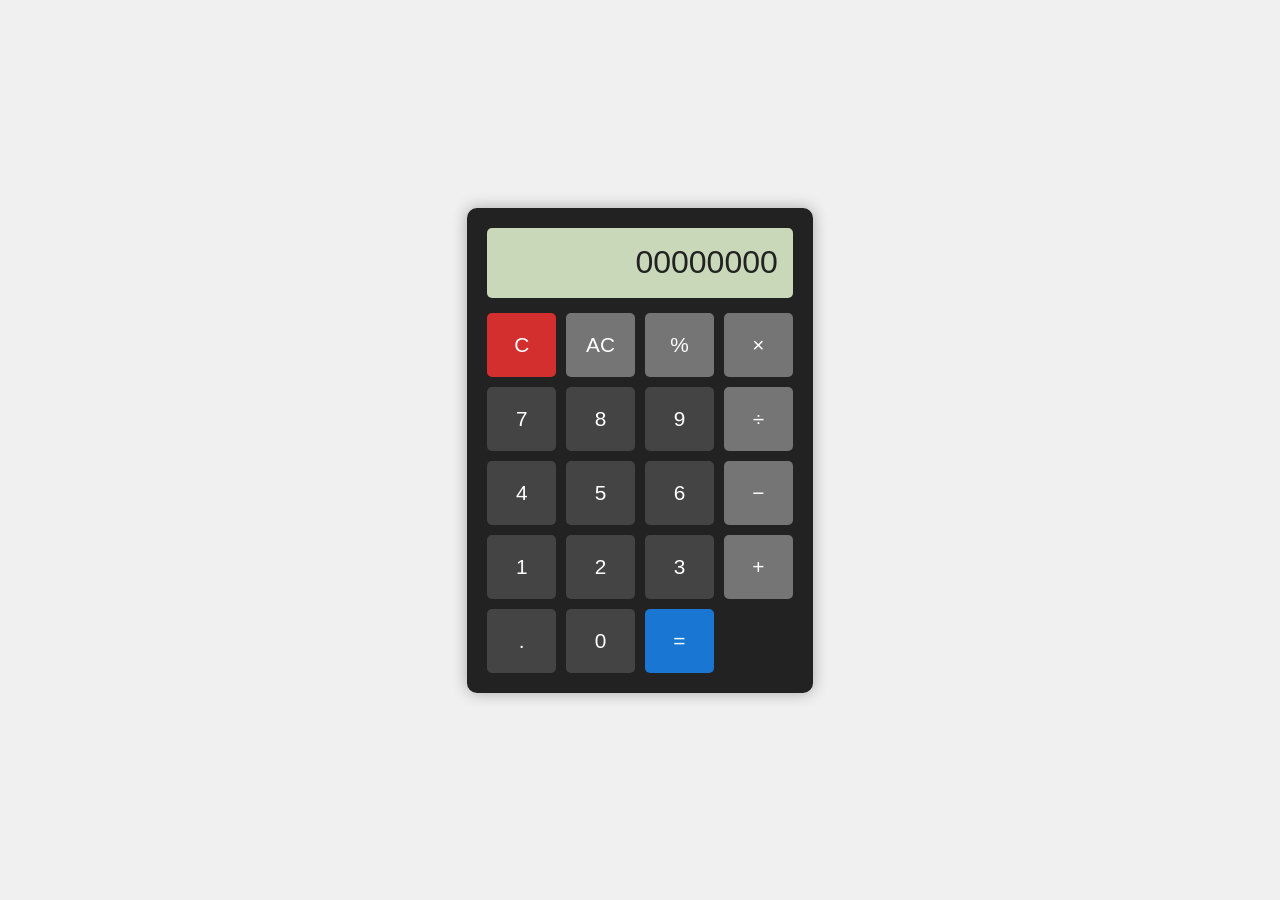
<file: Practica_6/index.html>
<!DOCTYPE html>
<html lang="es">
<head>
    <meta charset="UTF-8">
    <meta name="viewport" content="width=device-width, initial-scale=1.0">
    <title>Calculadora JS</title>
    <link rel="stylesheet" href="style.css">
</head>
<body>
    <div class="calculadora">
        <div id="pantalla" class="pantalla">00000000</div>
        <div class="botones">
            <button class="btn rojo" data-comando="borrar">C</button>
            <button class="btn gris" data-comando="borrarTodo">AC</button>
            <button class="btn gris" data-valor="%">%</button>
            <button class="btn gris" data-valor="*">×</button>

            <button class="btn" data-valor="7">7</button>
            <button class="btn" data-valor="8">8</button>
            <button class="btn" data-valor="9">9</button>
            <button class="btn gris" data-valor="/">÷</button>

            <button class="btn" data-valor="4">4</button>
            <button class="btn" data-valor="5">5</button>
            <button class="btn" data-valor="6">6</button>
            <button class="btn gris" data-valor="-">−</button>

            <button class="btn" data-valor="1">1</button>
            <button class="btn" data-valor="2">2</button>
            <button class="btn" data-valor="3">3</button>
            <button class="btn gris" data-valor="+">+</button>

            <button class="btn" data-valor=".">.</button>
            <button class="btn" data-valor="0">0</button>
            <button class="btn igual" data-comando="calcular">=</button>
        </div>
    </div>

    <script src="script.js"></script>
</body>
</html>
</file>
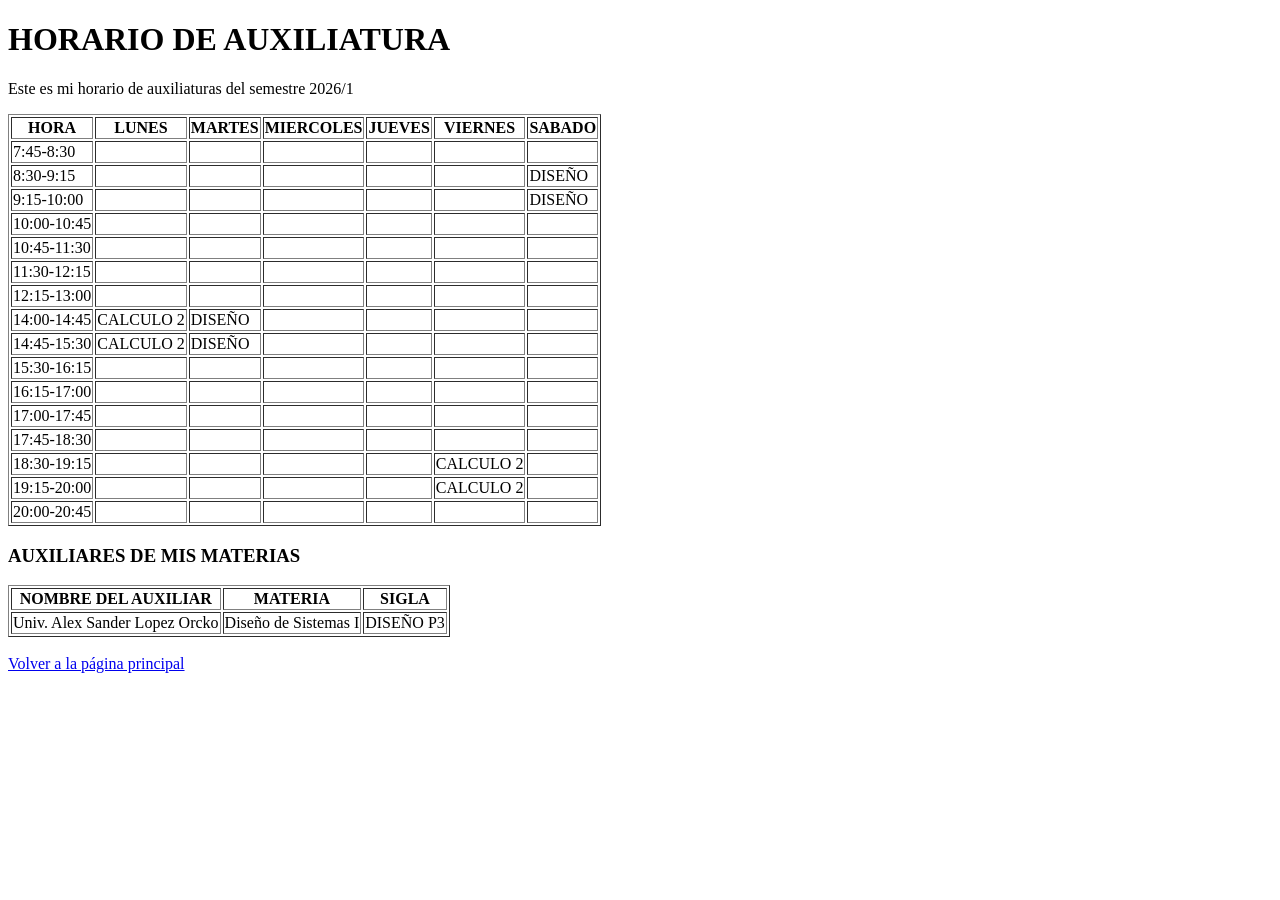
<file: Practica_2/horario_auxiliatura.html>
<!DOCTYPE html>
<html lang="es">
<head>
    <meta charset="UTF-8">
    <meta name="viewport" content="width=device-width, initial-scale=1.0">
    <title>Horario de Auxiliatura</title>
</head>
<body>
    <h1>HORARIO DE AUXILIATURA</h1>
    <p>Este es mi horario de auxiliaturas del semestre 2026/1</p>

    <table border="1">
        <tr>
            <th>HORA</th>
            <th>LUNES</th>
            <th>MARTES</th>
            <th>MIERCOLES</th>
            <th>JUEVES</th>
            <th>VIERNES</th>
            <th>SABADO</th>
        </tr>
        <tr>
            <td>7:45-8:30</td>
            <td></td>
            <td></td>
            <td></td>
            <td></td>
            <td></td>
            <td></td>
        </tr>
        <tr>
            <td>8:30-9:15</td>
            <td></td>
            <td></td>
            <td></td>
            <td></td>
            <td></td>
            <td>DISEÑO</td>
        </tr>
        <tr>
            <td>9:15-10:00</td>
            <td></td>
            <td></td>
            <td></td>
            <td></td>
            <td></td>
            <td>DISEÑO</td>
        </tr>
        <tr>
            <td>10:00-10:45</td>
            <td></td>
            <td></td>
            <td></td>
            <td></td>
            <td></td>
            <td></td>
        </tr>
        <tr>
            <td>10:45-11:30</td>
            <td></td>
            <td></td>
            <td></td>
            <td></td>
            <td></td>
            <td></td>
        </tr>
        <tr>
            <td>11:30-12:15</td>
            <td></td>
            <td></td>
            <td></td>
            <td></td>
            <td></td>
            <td></td>
        </tr>
        <tr>
            <td>12:15-13:00</td>
            <td></td>
            <td></td>
            <td></td>
            <td></td>
            <td></td>
            <td></td>
        </tr>
        <tr>
            <td>14:00-14:45</td>
            <td>CALCULO 2</td>
            <td>DISEÑO</td> 
            <td></td>
            <td></td>
            <td></td>
            <td></td>
        </tr>
        <tr>
            <td>14:45-15:30</td>
            <td>CALCULO 2</td>
            <td>DISEÑO</td> 
            <td></td>
            <td></td>
            <td></td>
            <td></td>
        </tr>
        <tr>
            <td>15:30-16:15</td>
            <td></td>
            <td></td> 
            <td></td>
            <td></td>
            <td></td>
            <td></td>
        </tr>
        <tr>
            <td>16:15-17:00</td>
            <td></td>
            <td></td> 
            <td></td>
            <td></td>
            <td></td> 
            <td></td>
        </tr>
        <tr>
            <td>17:00-17:45</td>
            <td></td>
            <td></td>
            <td></td>
            <td></td>
            <td></td> 
            <td></td>
        </tr>
        <tr>
            <td>17:45-18:30</td>
            <td></td>
            <td></td>
            <td></td>
            <td></td>
            <td></td> 
            <td></td>
        </tr>
        <tr>
            <td>18:30-19:15</td>
            <td></td>
            <td></td>
            <td></td>
            <td></td>
            <td>CALCULO 2</td>
            <td></td>
        </tr>
        <tr>
            <td>19:15-20:00</td>
            <td></td>
            <td></td>
            <td></td>
            <td></td>
            <td>CALCULO 2</td>
            <td></td>
        </tr>
        <tr>
            <td>20:00-20:45</td>
            <td></td>
            <td></td>
            <td></td>
            <td></td>
            <td></td>
            <td></td>
        </tr>
    </table>

    <h3>AUXILIARES DE MIS MATERIAS</h3>
    <table border="1">
        <tr>
            <th>NOMBRE DEL AUXILIAR</th>
            <th>MATERIA</th>
            <th>SIGLA</th>
        </tr>
        <tr>
            <td>Univ. Alex Sander Lopez Orcko</td>
            <td>Diseño de Sistemas I</td>
            <td>DISEÑO P3</td>
        </tr>
    </table>

    <br>
    <a href="index.html">Volver a la página principal</a>
</body>
</html>
</file>
<file: Practica_6/style.css>
* {
    margin: 0;
    padding: 0;
    box-sizing: border-box;
    font-family: Arial, sans-serif;
}

body {
    min-height: 100vh;
    display: flex;
    justify-content: center;
    align-items: center;
    background-color: #f0f0f0;
}

.calculadora {
    background-color: #222;
    padding: 20px;
    border-radius: 10px;
    box-shadow: 0 0 15px rgba(0,0,0,0.3);
}
.pantalla {
    background-color: #c8d8b8;
    color: #222;
    font-size: 2rem;
    padding: 15px;
    text-align: right;
    border-radius: 5px;
    margin-bottom: 15px;
    min-height: 70px;
    display: flex;
    align-items: center;
    justify-content: flex-end;
    word-wrap: break-word;
    word-break: break-all;
}

.botones {
    display: grid;
    grid-template-columns: repeat(4, 1fr);
    gap: 10px;
}

.btn {
    padding: 20px;
    font-size: 1.3rem;
    border: none;
    border-radius: 5px;
    cursor: pointer;
    background-color: #444;
    color: white;
    transition: background-color 0.2s;
}

.btn:hover {
    background-color: #666;
}

.btn.rojo {
    background-color: #d32f2f;
}

.btn.rojo:hover {
    background-color: #b71c1c;
}

.btn.gris {
    background-color: #757575;
}

.btn.gris:hover {
    background-color: #9e9e9e;
}

.btn.igual {
    background-color: #1976d2;
    grid-column: span 1;
}

.btn.igual:hover {
    background-color: #1565c0;
}
</file>
